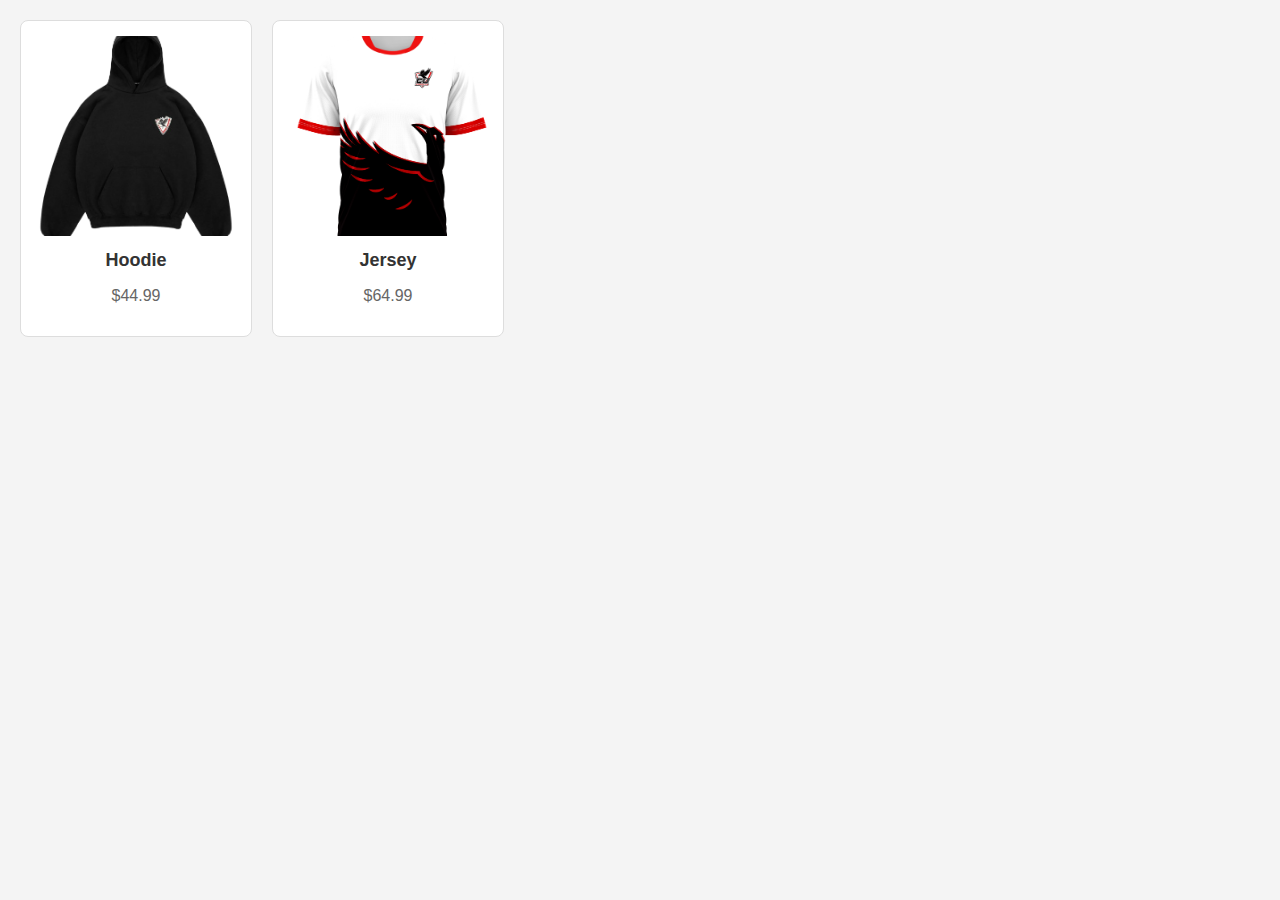
<file: index.html>
<!DOCTYPE html>
<html lang="en">
<head>
    <meta charset="UTF-8">
    <meta name="viewport" content="width=device-width, initial-scale=1.0">
    <title>Product Page</title>
    <link rel="icon" type="image/x-icon" href="logo.ico">
    <style>
        body {
            font-family: Arial, sans-serif;
            margin: 0;
            padding: 0;
            background-color: #f4f4f4;
        }

        .container {
            display: grid;
            grid-template-columns: repeat(auto-fill, minmax(200px, 1fr));
            gap: 20px;
            padding: 20px;
        }

        .product {
            background-color: white;
            border: 1px solid #ddd;
            border-radius: 8px;
            text-align: center;
            padding: 15px;
        }

        .product img {
            width: 100%;
            max-height: 200px;
            object-fit: cover;
            border-radius: 8px;
        }

        .product h3 {
            font-size: 18px;
            margin: 10px 0 5px;
            color: #333;
        }

        .product p {
            font-size: 16px;
            color: #666;
        }
    </style>
</head>
<body>
    <div class="container">
        <div class="product">
            <a href="hoodie-product-page.html"> <img src="05sqfpth.png" alt="hoodie"> </a>
            <h3>Hoodie</h3>
            <p>$44.99</p>
        </div>
        <div class="product">
            <a href="jersey-product-page.html"> <img src="CU_ESPORTS_197961_Soccer_Jersey4008_virtual_v4_copy.png" alt="jersey"> </a>
            <h3>Jersey</h3>
            <p>$64.99</p>
        </div>
    </div>
</body>
</html>
</file>
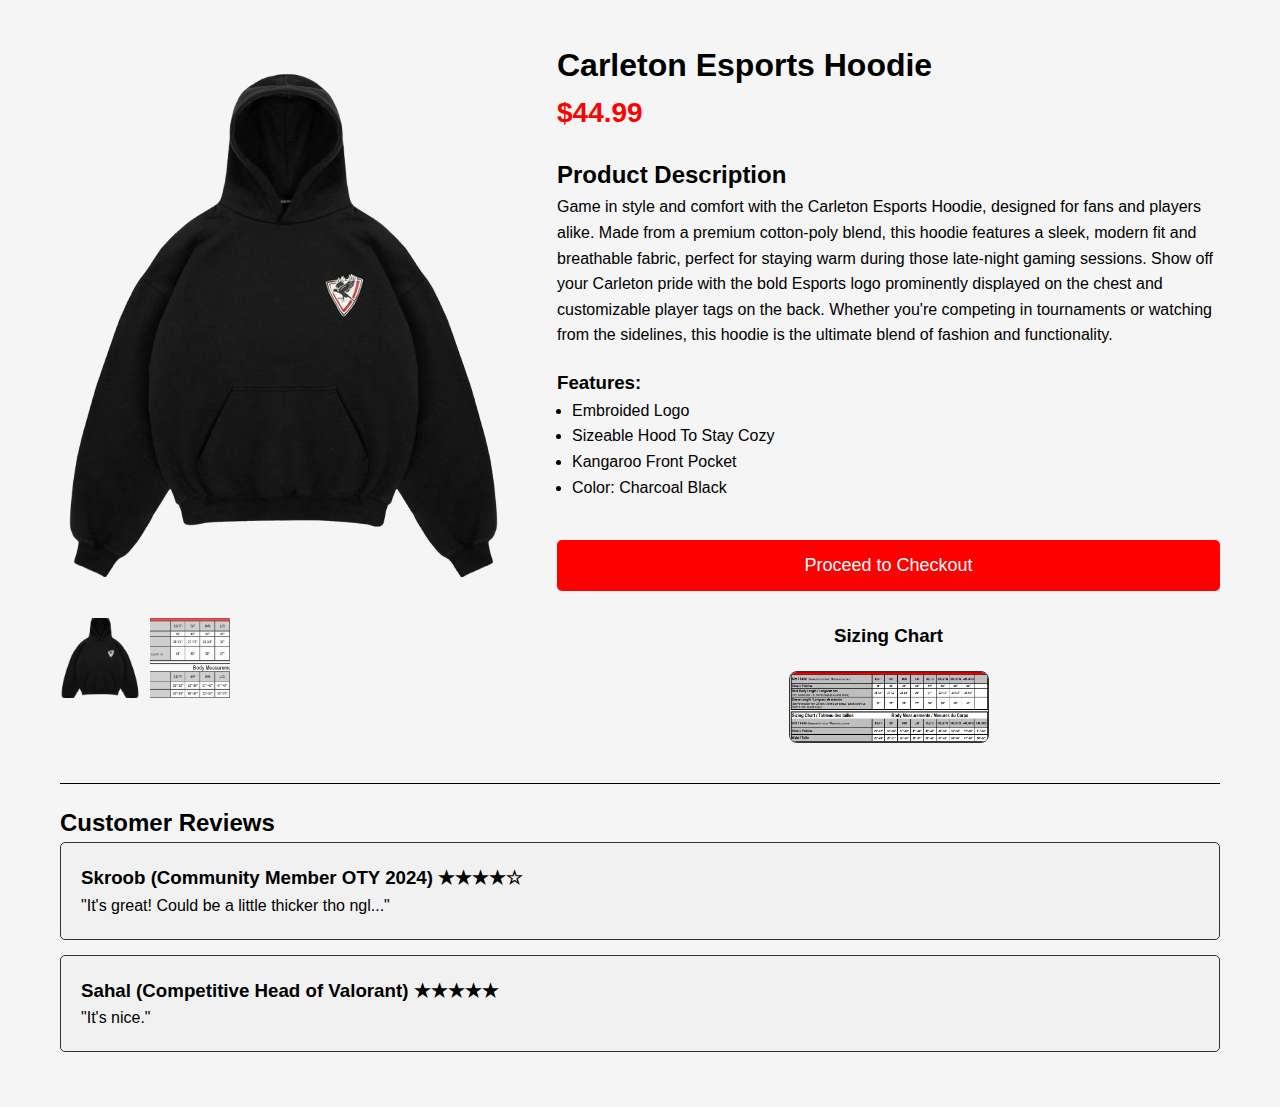
<file: hoodie-product-page.html>
<!DOCTYPE html>
<html lang="en">
<head>
    <meta charset="UTF-8">
    <meta name="viewport" content="width=device-width, initial-scale=1.0">
    <title>Carleton Esports Hoodie</title>
    <style>
        * {
            box-sizing: border-box;
            margin: 0;
            padding: 0;
        }
        body {
            font-family: 'Helvetica Neue', Arial, sans-serif;
            background-color: #f5f5f5;
            color: black;
            line-height: 1.6;
            max-width: 1200px;
            margin: 0 auto;
            padding: 40px 20px;
        }
        .product-container {
            display: flex;
            gap: 50px;
            align-items: flex-start;
        }
        .product-gallery {
            display: flex;
            flex-direction: column;
            gap: 20px;
            max-width: 500px;
        }
        .product-main-image {
            width: 100%;
            border: none;
            /* border: 1px solid #333;
            border-radius: 8px; */
            object-fit: cover;
        }
        .product-thumbnails {
            display: flex;
            gap: 10px;
        }
        .product-thumbnail {
            width: 80px;
            height: 80px;
            /* border: 1px solid #333;
            border-radius: 4px; */
            border: none;
            object-fit: cover;
            cursor: pointer;
            opacity: 0.7;
            transition: opacity 0.3s ease;
        }
        .product-thumbnail:hover, .product-thumbnail.active {
            opacity: 1;
        }
        .product-details {
            flex: 1;
        }
        .price {
            color: red;
            font-size: 28px;
            font-weight: bold;
            margin-bottom: 20px;
        }
        .checkout-btn {
            background-color: red;
            color: white;
            border: none;
            border-radius: 5px;
            padding: 15px 25px;
            font-size: 18px;
            cursor: pointer;
            transition: all 0.3s ease;
            width: 100%;
            margin-top: 20px;
        }
        .checkout-btn:hover {
            background-color: darkred;
            transform: translateY(-3px);
            box-shadow: 0 4px 6px rgba(0,0,0,0.1);
        }
        .product-description, .product-features {
            margin-bottom: 20px;
        }
        .product-features {
            /* padding-left: 20px; */
        }
        .sizing-chart {
            margin-top: 30px;
            text-align: center;
        }
        .sizing-chart-images {
            display: flex;
            justify-content: center;
            gap: 20px;
            margin-top: 20px;
        }
        .sizing-chart-image {
            max-width: 200px;
            border: 1px solid #333;
            border-radius: 8px;
            cursor: pointer;
            transition: transform 0.3s ease;
        }
        .sizing-chart-image:hover {
            transform: scale(1.05);
        }
        .reviews {
            margin-top: 40px;
            padding-top: 20px;
            border-top: 1px solid black;
        }
        .review {
            background-color: #f1f1f1;
            padding: 20px;
            margin-bottom: 15px;
            border-radius: 5px;
            border: 1px solid #333;
        }
        ul{
            padding-left: 15px;
        }
        @media (max-width: 768px) {
            .product-container {
                flex-direction: column;
                gap: 20px;
            }
            .sizing-chart-images {
                flex-direction: column;
                align-items: center;
            }
        }
    </style>
</head>
<body>
    <div class="product-container">
        <div class="product-gallery">
            <img src="05sqfpth.png" alt="Carleton Esports Hoodie" class="product-main-image" id="mainImage">
            <div class="product-thumbnails">
                <img src="05sqfpth.png" alt="Hoodie Thumbnail 1" class="product-thumbnail active" onclick="changeImage(this)">
                <img src="CuEQdks.png" alt="Hoodie Thumbnail 3" class="product-thumbnail" onclick="changeImage(this)">
            </div>
        </div>
        
        <div class="product-details">
            <h1>Carleton Esports Hoodie</h1>
            <p class="price">$44.99</p>
            
            <div class="product-description">
                <h2>Product Description</h2>
                <p>Game in style and comfort with the Carleton Esports Hoodie, designed for fans and players alike. Made from a premium cotton-poly blend, this hoodie features a sleek, modern fit and breathable fabric, perfect for staying warm during those late-night gaming sessions. Show off your Carleton pride with the bold Esports logo prominently displayed on the chest and customizable player tags on the back. Whether you're competing in tournaments or watching from the sidelines, this hoodie is the ultimate blend of fashion and functionality.</p>
            </div>
            
            <div class="product-features">
                <h3>Features:</h3>
                <ul>
                    <li>Embroided Logo</li>
                    <li>Sizeable Hood To Stay Cozy</li>
                    <li>Kangaroo Front Pocket</li>
                    <li>Color: Charcoal Black</li>
                </ul>
            </div>
            
            <button class="checkout-btn" onclick="window.open('https://buy.stripe.com/14kaGJgLW06HgHC5kl', '_blank')">
                Proceed to Checkout
            </button>

            <div class="sizing-chart">
                <h3>Sizing Chart</h3>
                <div class="sizing-chart-images">
                    <img src="CuEQdks.png" alt="Sizing Chart 2" class="sizing-chart-image" onclick="openFullImage(this)">
                </div>
            </div>
        </div>
    </div>
    
    <div class="reviews">
        <h2>Customer Reviews</h2>
        
        <div class="review">
            <h3>Skroob (Community Member OTY 2024) ★★★★☆</h3>
            <p>"It's great! Could be a little thicker tho ngl..."</p>
        </div>
        
        <div class="review">
            <h3>Sahal (Competitive Head of Valorant) ★★★★★</h3>
            <p>"It's nice."</p>
        </div>
    </div>

    <script>
        function changeImage(thumbnail) {
            // Remove active class from all thumbnails
            document.querySelectorAll('.product-thumbnail').forEach(t => t.classList.remove('active'));
            
            // Add active class to clicked thumbnail
            thumbnail.classList.add('active');
            
            // Change main image source
            document.getElementById('mainImage').src = thumbnail.src;
        }

        function openFullImage(image) {
            window.open(image.src, '_blank');
        }
    </script>
</body>
</html>
</file>
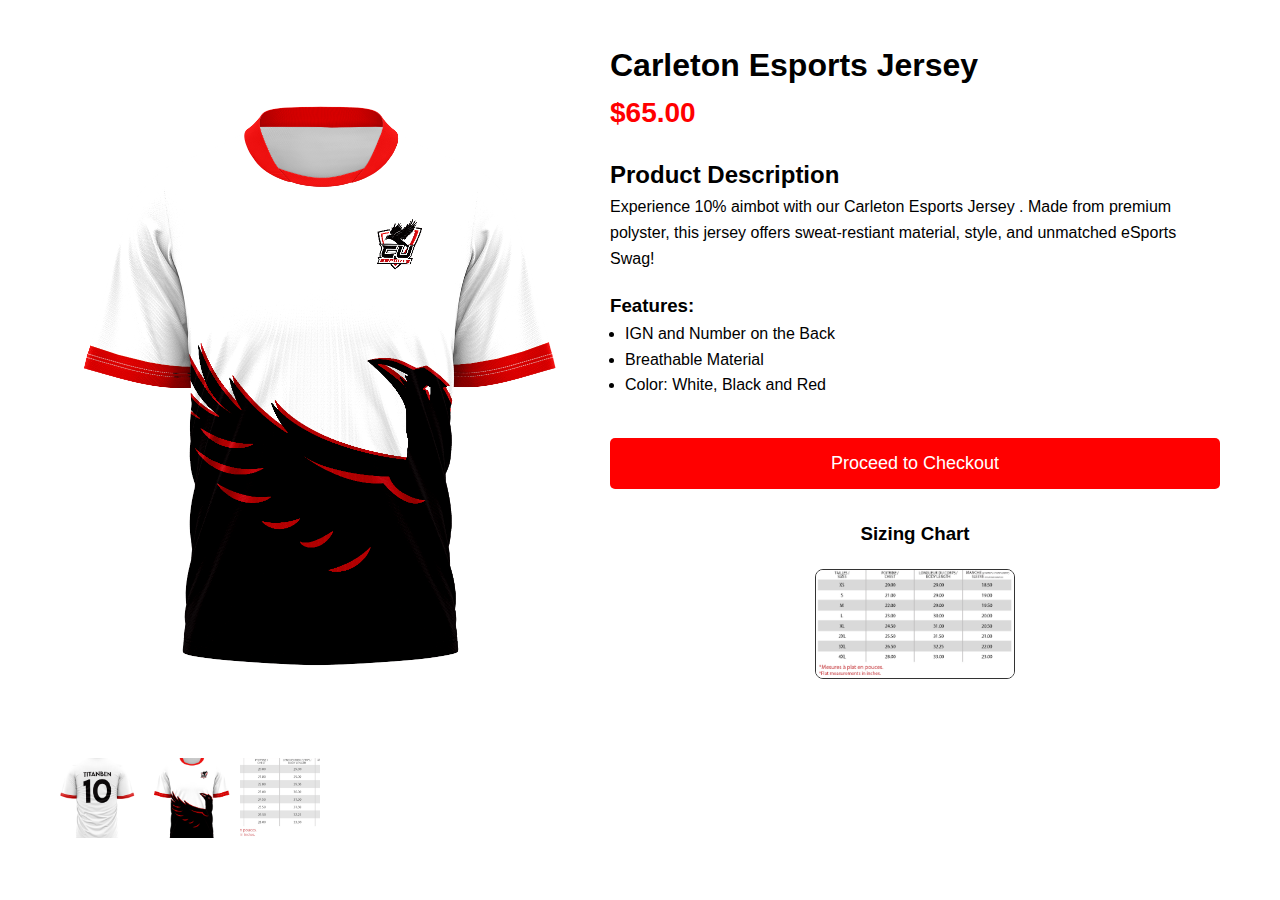
<file: jersey-product-page.html>
<!DOCTYPE html>
<html lang="en">
<head>
    <meta charset="UTF-8">
    <meta name="viewport" content="width=device-width, initial-scale=1.0">
    <title>Carleton Esports Jersey</title>
    <style>
        * {
            box-sizing: border-box;
            margin: 0;
            padding: 0;
        }
        body {
            font-family: 'Helvetica Neue', Arial, sans-serif;
            background-color: white;
            color: black;
            line-height: 1.6;
            max-width: 1200px;
            margin: 0 auto;
            padding: 40px 20px;
        }
        .product-container {
            display: flex;
            gap: 50px;
            align-items: flex-start;
        }
        .product-gallery {
            display: flex;
            flex-direction: column;
            gap: 20px;
            max-width: 500px;
        }
        .product-main-image {
            width: 100%;
            border: none;
            /* border: 1px solid #333;
            border-radius: 8px; */
            object-fit: cover;
        }
        .product-thumbnails {
            display: flex;
            gap: 10px;
        }
        .product-thumbnail {
            width: 80px;
            height: 80px;
            /* border: 1px solid #333;
            border-radius: 4px; */
            border: none;
            object-fit: cover;
            cursor: pointer;
            opacity: 0.7;
            transition: opacity 0.3s ease;
        }
        .product-thumbnail:hover, .product-thumbnail.active {
            opacity: 1;
        }
        .product-details {
            flex: 1;
        }
        .price {
            color: red;
            font-size: 28px;
            font-weight: bold;
            margin-bottom: 20px;
        }
        .checkout-btn {
            background-color: red;
            color: white;
            border: none;
            border-radius: 5px;
            padding: 15px 25px;
            font-size: 18px;
            cursor: pointer;
            transition: all 0.3s ease;
            width: 100%;
            margin-top: 20px;
        }
        .checkout-btn:hover {
            background-color: darkred;
            transform: translateY(-3px);
            box-shadow: 0 4px 6px rgba(0,0,0,0.1);
        }
        .product-description, .product-features {
            margin-bottom: 20px;
        }
        .product-features {
            /* padding-left: 20px; */
        }
        .sizing-chart {
            margin-top: 30px;
            text-align: center;
        }
        .sizing-chart-images {
            display: flex;
            justify-content: center;
            gap: 20px;
            margin-top: 20px;
        }
        .sizing-chart-image {
            max-width: 200px;
            border: 1px solid #333;
            border-radius: 8px;
            cursor: pointer;
            transition: transform 0.3s ease;
        }
        .sizing-chart-image:hover {
            transform: scale(1.05);
        }
        .reviews {
            margin-top: 40px;
            padding-top: 20px;
            border-top: 1px solid black;
        }
        .review {
            background-color: #f1f1f1;
            padding: 20px;
            margin-bottom: 15px;
            border-radius: 5px;
            border: 1px solid #333;
        }
        ul{
            padding-left: 15px;
        }
        @media (max-width: 768px) {
            .product-container {
                flex-direction: column;
                gap: 20px;
            }
            .sizing-chart-images {
                flex-direction: column;
                align-items: center;
            }
        }
    </style>
</head>
<body>
    <div class="product-container">
        <div class="product-gallery">
            <img src="CU_ESPORTS_197961_Soccer_Jersey4008_virtual_v4_copy.png" alt="Carleton Esports Jersey" class="product-main-image" id="mainImage">
            <div class="product-thumbnails">
                <img src="jersey2.png" alt="Hoodie Thumbnail 1" class="product-thumbnail active" onclick="changeImage(this)">
                <img src="CU_ESPORTS_197961_Soccer_Jersey4008_virtual_v4_copy.png" alt="Hoodie Thumbnail 1" class="product-thumbnail active" onclick="changeImage(this)">
                <img src="S7WUyvU.png" alt="Hoodie Thumbnail 2" class="product-thumbnail" onclick="changeImage(this)">

            </div>
        </div>
        
        <div class="product-details">
            <h1>Carleton Esports Jersey</h1>
            <p class="price">$65.00</p>
            
            <div class="product-description">
                <h2>Product Description</h2>
                <p>Experience 10% aimbot with our Carleton Esports Jersey . Made from premium polyster, this jersey offers sweat-restiant material, style, and unmatched eSports Swag!</p>
            </div>
            
            <div class="product-features">
                <h3>Features:</h3>
                <ul>
                    <li>IGN and Number on the Back</li>
                    <li>Breathable Material</li>
                    <li>Color: White, Black and Red</li>
                </ul>
            </div>
            
            <button class="checkout-btn" onclick="window.open('https://buy.stripe.com/14kaGJgLW06HgHC5kl', '_blank')">
                Proceed to Checkout
            </button>

            <div class="sizing-chart">
                <h3>Sizing Chart</h3>
                <div class="sizing-chart-images">
                    <img src="S7WUyvU.png" alt="Sizing Chart 1" class="sizing-chart-image" onclick="openFullImage(this)">
                </div>
            </div>
        </div>
    </div>

    <script>
        function changeImage(thumbnail) {
            // Remove active class from all thumbnails
            document.querySelectorAll('.product-thumbnail').forEach(t => t.classList.remove('active'));
            
            // Add active class to clicked thumbnail
            thumbnail.classList.add('active');
            
            // Change main image source
            document.getElementById('mainImage').src = thumbnail.src;
        }

        function openFullImage(image) {
            window.open(image.src, '_blank');
        }
    </script>
</body>
</html>
</file>
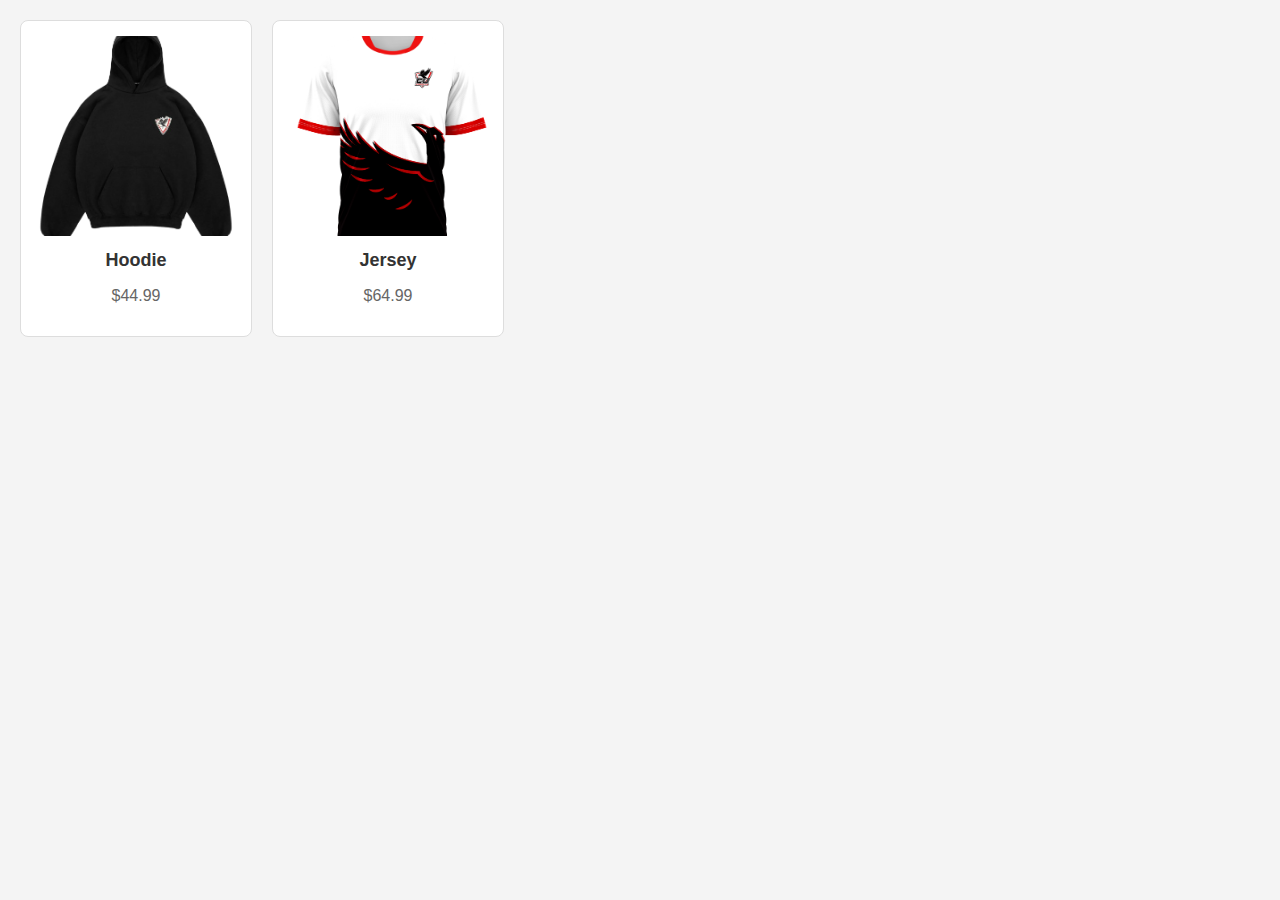
<file: product.html>
<!DOCTYPE html>
<html lang="en">
<head>
    <meta charset="UTF-8">
    <meta name="viewport" content="width=device-width, initial-scale=1.0">
    <title>Product Page</title>
    <style>
        body {
            font-family: Arial, sans-serif;
            margin: 0;
            padding: 0;
            background-color: #f4f4f4;
        }

        .container {
            display: grid;
            grid-template-columns: repeat(auto-fill, minmax(200px, 1fr));
            gap: 20px;
            padding: 20px;
        }

        .product {
            background-color: white;
            border: 1px solid #ddd;
            border-radius: 8px;
            text-align: center;
            padding: 15px;
        }

        .product img {
            width: 100%;
            max-height: 200px;
            object-fit: cover;
            border-radius: 8px;
        }

        .product h3 {
            font-size: 18px;
            margin: 10px 0 5px;
            color: #333;
        }

        .product p {
            font-size: 16px;
            color: #666;
        }
    </style>
</head>
<body>
    <div class="container">
        <div class="product">
            <a href="hoodie-product-page.html"> <img src="05sqfpth.png" alt="hoodie"> </a>
            <h3>Hoodie</h3>
            <p>$44.99</p>
        </div>
        <div class="product">
            <a href="jersey-product-page.html"> <img src="CU_ESPORTS_197961_Soccer_Jersey4008_virtual_v4_copy.png" alt="jersey"> </a>
            <h3>Jersey</h3>
            <p>$64.99</p>
        </div>
    </div>
</body>
</html>
</file>
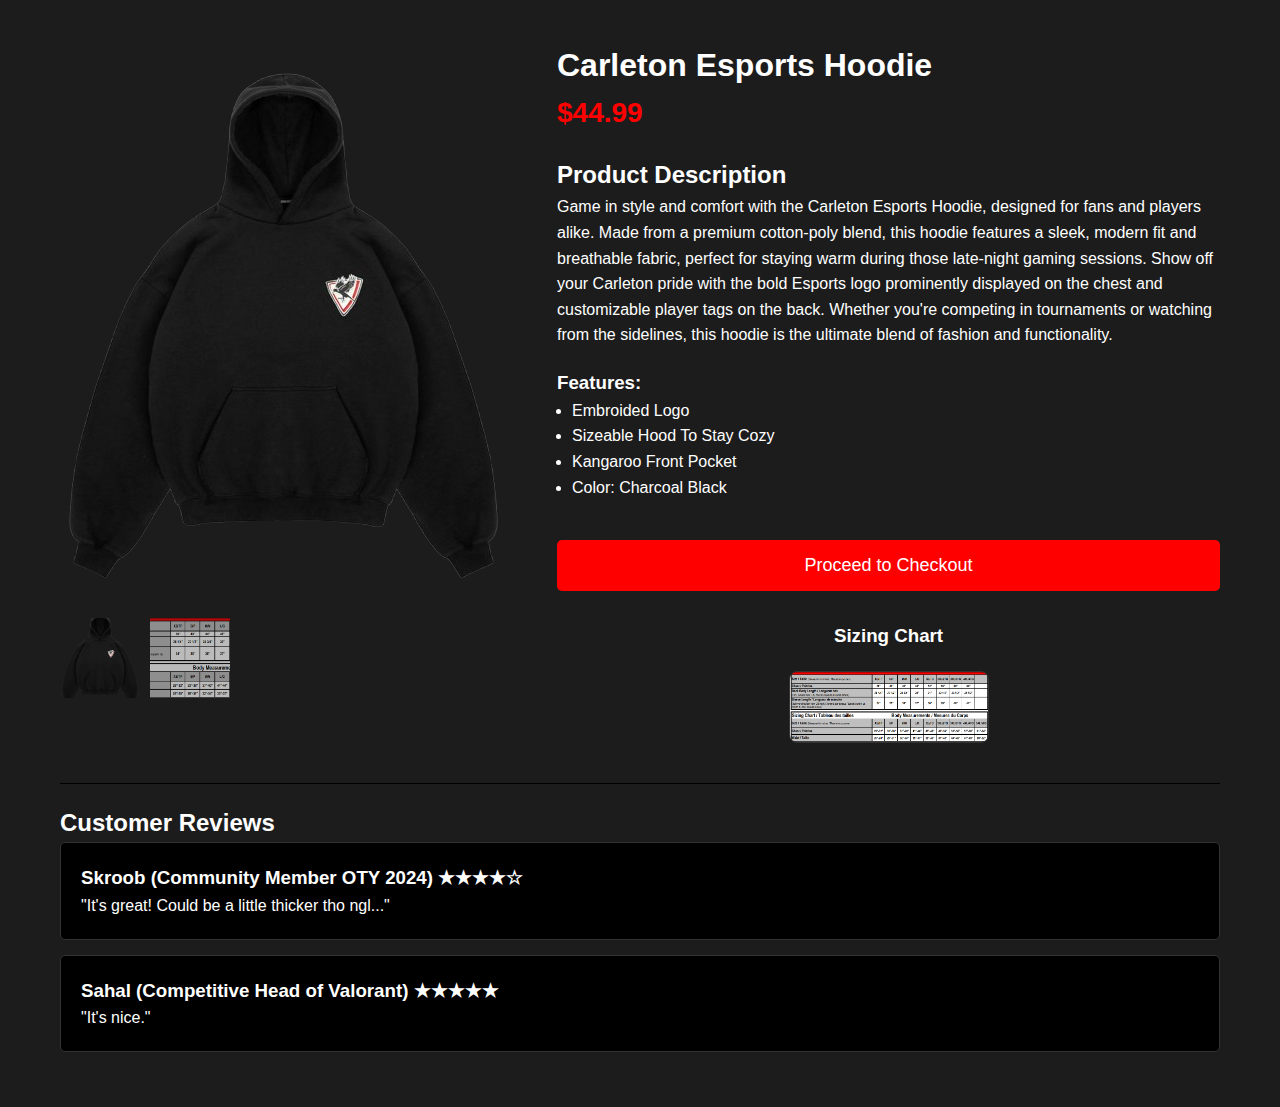
<file: pages/hoodie/hoodie-product-page.html>
<!DOCTYPE html>
<html lang="en">
<head>
    <meta charset="UTF-8">
    <meta name="viewport" content="width=device-width, initial-scale=1.0">
    <title>Carleton Esports Hoodie</title>
    <link rel="icon" type="image/x-icon" href="../../media/logo.ico">
    <link rel="stylesheet" href="hoodie-product-page.css">
</head>
<body>
    <div class="product-container">
        <div class="product-gallery">
            <img src="../../media/05sqfpth.png" alt="Carleton Esports Hoodie" class="product-main-image" id="mainImage">
            <div class="product-thumbnails">
                <img src="../../media/05sqfpth.png" alt="Hoodie Thumbnail 1" class="product-thumbnail active" onclick="changeImage(this)">
                <img src="../../media/CuEQdks.png" alt="Hoodie Thumbnail 3" class="product-thumbnail" onclick="changeImage(this)">
            </div>
        </div>
        
        <div class="product-details">
            <h1>Carleton Esports Hoodie</h1>
            <p class="price">$44.99</p>
            
            <div class="product-description">
                <h2>Product Description</h2>
                <p>Game in style and comfort with the Carleton Esports Hoodie, designed for fans and players alike. Made from a premium cotton-poly blend, this hoodie features a sleek, modern fit and breathable fabric, perfect for staying warm during those late-night gaming sessions. Show off your Carleton pride with the bold Esports logo prominently displayed on the chest and customizable player tags on the back. Whether you're competing in tournaments or watching from the sidelines, this hoodie is the ultimate blend of fashion and functionality.</p>
            </div>
            
            <div class="product-features">
                <h3>Features:</h3>
                <ul>
                    <li>Embroided Logo</li>
                    <li>Sizeable Hood To Stay Cozy</li>
                    <li>Kangaroo Front Pocket</li>
                    <li>Color: Charcoal Black</li>
                </ul>
            </div>
            
            <button class="checkout-btn" onclick="window.open('https://buy.stripe.com/14kaGJgLW06HgHC5kl', '_blank')">
                Proceed to Checkout
            </button>

            <div class="sizing-chart">
                <h3>Sizing Chart</h3>
                <div class="sizing-chart-images">
                    <img src="../../media/CuEQdks.png" alt="Sizing Chart 2" class="sizing-chart-image" onclick="openFullImage(this)">
                </div>
            </div>
        </div>
    </div>
    
    <div class="reviews">
        <h2>Customer Reviews</h2>
        
        <div class="review">
            <h3>Skroob (Community Member OTY 2024) ★★★★☆</h3>
            <p>"It's great! Could be a little thicker tho ngl..."</p>
        </div>
        
        <div class="review">
            <h3>Sahal (Competitive Head of Valorant) ★★★★★</h3>
            <p>"It's nice."</p>
        </div>
    </div>
    <script src="hoodie-product-page.js"></script>
</body>
</html>
</file>
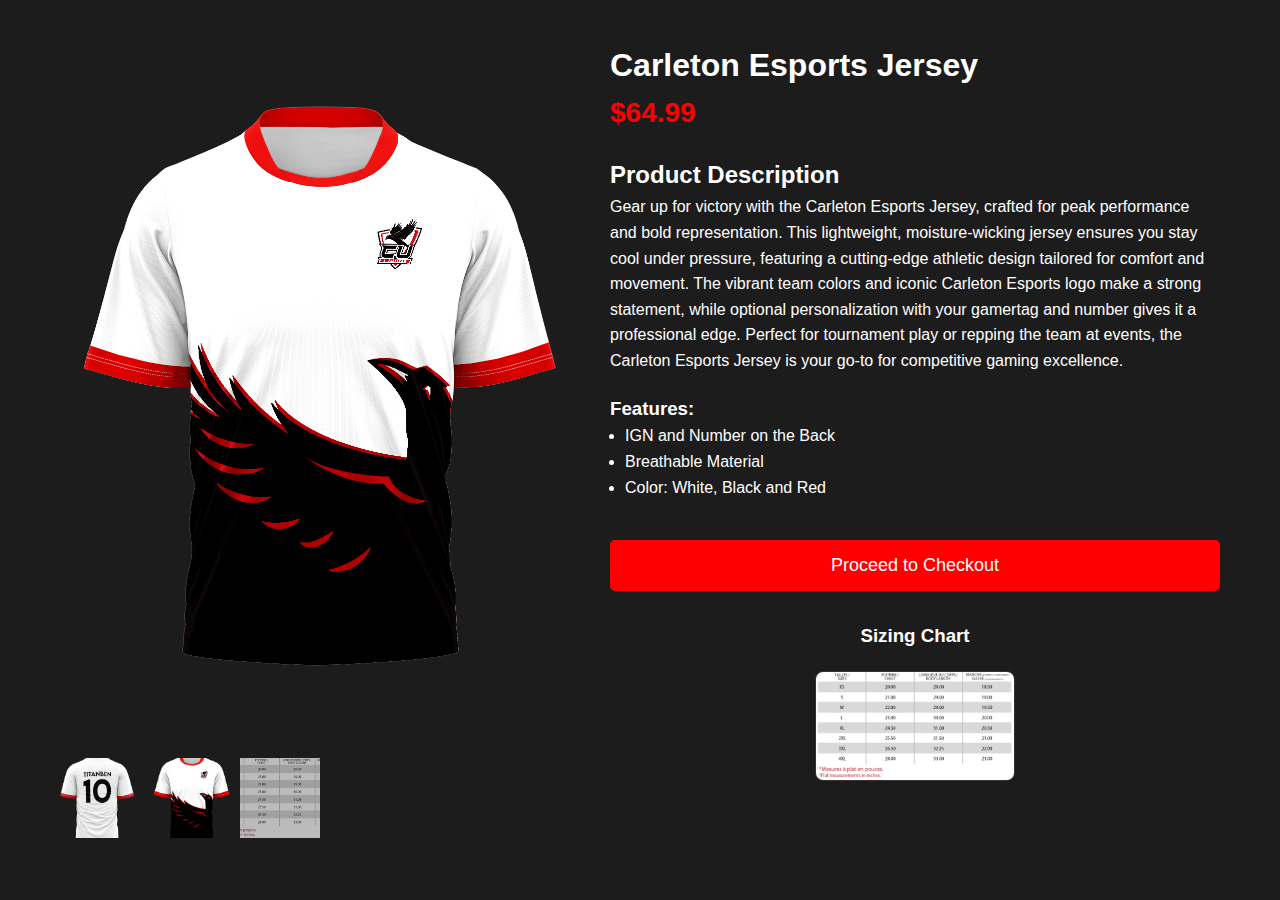
<file: pages/jersey/jersey-product-page.html>
<!DOCTYPE html>
<html lang="en">
<head>
    <meta charset="UTF-8">
    <meta name="viewport" content="width=device-width, initial-scale=1.0">
    <title>Carleton Esports Jersey</title>
    <link rel="icon" type="image/x-icon" href="../../media/logo.ico">
    <link rel="stylesheet" href="jersey-product-page.css">
</head>
<body>
    <div class="product-container">
        <div class="product-gallery">
            <img src="../../media/CU_ESPORTS_197961_Soccer_Jersey4008_virtual_v4_copy.png" alt="Carleton Esports Jersey" class="product-main-image" id="mainImage">
            <div class="product-thumbnails">
                <img src="../../media/jersey2.png" alt="Hoodie Thumbnail 1" class="product-thumbnail active" onclick="changeImage(this)">
                <img src="../../media/CU_ESPORTS_197961_Soccer_Jersey4008_virtual_v4_copy.png" alt="Hoodie Thumbnail 1" class="product-thumbnail active" onclick="changeImage(this)">
                <img src="../../media/S7WUyvU.png" alt="Hoodie Thumbnail 2" class="product-thumbnail" onclick="changeImage(this)">

            </div>
        </div>
        
        <div class="product-details">
            <h1>Carleton Esports Jersey</h1>
            <p class="price">$64.99</p>
            
            <div class="product-description">
                <h2>Product Description</h2>
                <p>Gear up for victory with the Carleton Esports Jersey, crafted for peak performance and bold representation. This lightweight, moisture-wicking jersey ensures you stay cool under pressure, featuring a cutting-edge athletic design tailored for comfort and movement. The vibrant team colors and iconic Carleton Esports logo make a strong statement, while optional personalization with your gamertag and number gives it a professional edge. Perfect for tournament play or repping the team at events, the Carleton Esports Jersey is your go-to for competitive gaming excellence.</p>
            </div>
            
            <div class="product-features">
                <h3>Features:</h3>
                <ul>
                    <li>IGN and Number on the Back</li>
                    <li>Breathable Material</li>
                    <li>Color: White, Black and Red</li>
                </ul>
            </div>
            
            <button class="checkout-btn" onclick="window.open('https://buy.stripe.com/bIYaGJ9ju7z9bni7ss', '_blank')">
                Proceed to Checkout
            </button>

            <div class="sizing-chart">
                <h3>Sizing Chart</h3>
                <div class="sizing-chart-images">
                    <img src="../../media/S7WUyvU.png" alt="Sizing Chart 1" class="sizing-chart-image" onclick="openFullImage(this)">
                </div>
            </div>
        </div>
    </div>
    <script src="jersey-product-page.js"></script>
</body>
</html>
</file>
<file: pages/hoodie/hoodie-product-page.css>
* {
    box-sizing: border-box;
    margin: 0;
    padding: 0;
}
body {
    font-family: 'Helvetica Neue', Arial, sans-serif;
    background-color: #1C1C1C;
    color: white;
    line-height: 1.6;
    max-width: 1200px;
    margin: 0 auto;
    padding: 40px 20px;
}
.product-container {
    display: flex;
    gap: 50px;
    align-items: flex-start;
}
.product-gallery {
    display: flex;
    flex-direction: column;
    gap: 20px;
    max-width: 500px;
}
.product-main-image {
    width: 100%;
    border: none;
    /* border: 1px solid #333;
    border-radius: 8px; */
    object-fit: cover;
}
.product-thumbnails {
    display: flex;
    gap: 10px;
}
.product-thumbnail {
    width: 80px;
    height: 80px;
    /* border: 1px solid #333;
    border-radius: 4px; */
    border: none;
    object-fit: cover;
    cursor: pointer;
    opacity: 0.7;
    transition: opacity 0.3s ease;
}
.product-thumbnail:hover, .product-thumbnail.active {
    opacity: 1;
}
.product-details {
    flex: 1;
}
.price {
    color: red;
    font-size: 28px;
    font-weight: bold;
    margin-bottom: 20px;
}
.checkout-btn {
    background-color: red;
    color: white;
    border: none;
    border-radius: 5px;
    padding: 15px 25px;
    font-size: 18px;
    cursor: pointer;
    transition: all 0.3s ease;
    width: 100%;
    margin-top: 20px;
}
.checkout-btn:hover {
    background-color: darkred;
    transform: translateY(-3px);
    box-shadow: 0 4px 6px rgba(0,0,0,0.1);
}
.product-description, .product-features {
    margin-bottom: 20px;
}

.sizing-chart {
    margin-top: 30px;
    text-align: center;
}
.sizing-chart-images {
    display: flex;
    justify-content: center;
    gap: 20px;
    margin-top: 20px;
}
.sizing-chart-image {
    max-width: 200px;
    border: 1px solid #333;
    border-radius: 8px;
    cursor: pointer;
    transition: transform 0.3s ease;
}
.sizing-chart-image:hover {
    transform: scale(1.05);
}
.reviews {
    margin-top: 40px;
    padding-top: 20px;
    border-top: 1px solid black;
}
.review {
    background-color: #000000;
    padding: 20px;
    margin-bottom: 15px;
    border-radius: 5px;
    border: 1px solid #333;
}
ul{
    padding-left: 15px;
}
@media (max-width: 768px) {
    .product-container {
        flex-direction: column;
        gap: 20px;
    }
    .sizing-chart-images {
        flex-direction: column;
        align-items: center;
    }
}
</file>
<file: pages/jersey/jersey-product-page.css>
* {
    box-sizing: border-box;
    margin: 0;
    padding: 0;
}
body {
    font-family: 'Helvetica Neue', Arial, sans-serif;
    background-color: #1C1C1C;
    color: white;
    line-height: 1.6;
    max-width: 1200px;
    margin: 0 auto;
    padding: 40px 20px;
}
.product-container {
    display: flex;
    gap: 50px;
    align-items: flex-start;
}
.product-gallery {
    display: flex;
    flex-direction: column;
    gap: 20px;
    max-width: 500px;
}
.product-main-image {
    width: 100%;
    border: none;
    object-fit: cover;
}
.product-thumbnails {
    display: flex;
    gap: 10px;
}
.product-thumbnail {
    width: 80px;
    height: 80px;
    border: none;
    object-fit: cover;
    cursor: pointer;
    opacity: 0.7;
    transition: opacity 0.3s ease;
}
.product-thumbnail:hover, .product-thumbnail.active {
    opacity: 1;
}
.product-details {
    flex: 1;
}
.price {
    color: red;
    font-size: 28px;
    font-weight: bold;
    margin-bottom: 20px;
}
.checkout-btn {
    background-color: red;
    color: white;
    border: none;
    border-radius: 5px;
    padding: 15px 25px;
    font-size: 18px;
    cursor: pointer;
    transition: all 0.3s ease;
    width: 100%;
    margin-top: 20px;
}
.checkout-btn:hover {
    background-color: darkred;
    transform: translateY(-3px);
    box-shadow: 0 4px 6px rgba(0,0,0,0.1);
}
.product-description, .product-features {
    margin-bottom: 20px;
}
.sizing-chart {
    margin-top: 30px;
    text-align: center;
}
.sizing-chart-images {
    display: flex;
    justify-content: center;
    gap: 20px;
    margin-top: 20px;
}
.sizing-chart-image {
    max-width: 200px;
    border: 1px solid #333;
    border-radius: 8px;
    cursor: pointer;
    transition: transform 0.3s ease;
}
.sizing-chart-image:hover {
    transform: scale(1.05);
}
.reviews {
    margin-top: 40px;
    padding-top: 20px;
    border-top: 1px solid black;
}
.review {
    background-color: #000000;
    padding: 20px;
    margin-bottom: 15px;
    border-radius: 5px;
    border: 1px solid #333;
}
ul{
    padding-left: 15px;
}
@media (max-width: 768px) {
    .product-container {
        flex-direction: column;
        gap: 20px;
    }
    .sizing-chart-images {
        flex-direction: column;
        align-items: center;
    }
}
</file>
